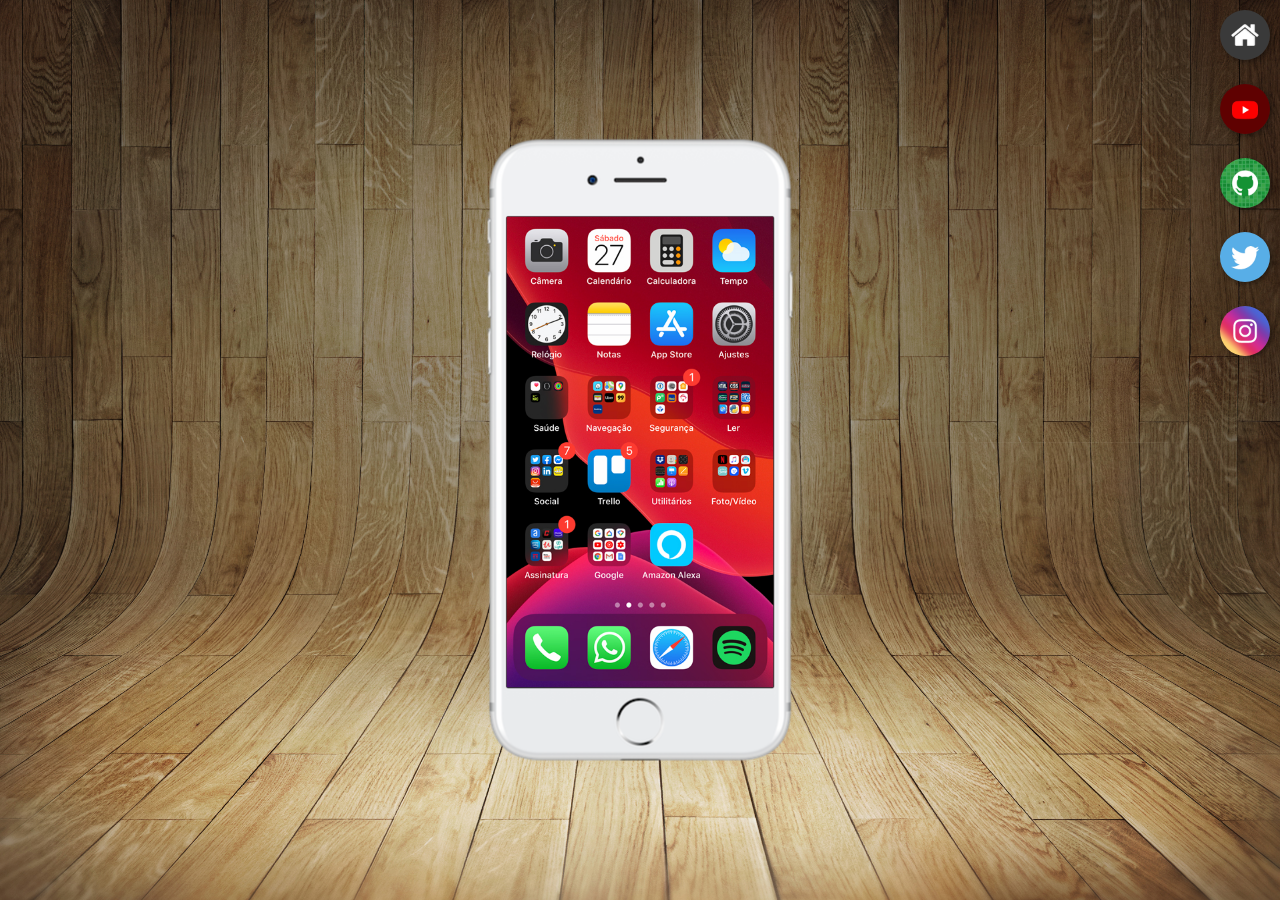
<file: index.html>
<!DOCTYPE html>
<html lang="pt-br">
<head>
    <meta charset="UTF-8">
    <meta name="viewport" content="width=device-width, initial-scale=1.0">
    <link rel="stylesheet" href="favicon.ico" type="image/x-icon">
    <link rel="stylesheet" href="estilos/style.css">
    <title>Projeto Redes Sociais</title>
    
</head>
<body>
    <main>
        <section id="telefone">
            <iframe src="Home.html" name="tela" id="tela" frameborder="0">
                Seu navegador não é compativel com isso.
            </iframe>
        </section>
        <section id="redes-sociais">
            <a href="Home.html" target="tela"> <img src="imagens/logo-home.jpg" alt="Home"></a><br>
            <a href="youtube.html" target="tela"> <img src="imagens/logo-youtube.jpg" alt="YouTube"></a><br>
            <a href="github.html" target="tela"> <img src="imagens/logo-github.jpg" alt="GitHub"></a><br>
            <a href="twitter.html" target="tela"> <img src="imagens/logo-twitter.jpg" target="Twitter"></a><br>
            <a href="instagram.html" target="tela"><img src="imagens/logo-instagram.jpg" target="Instagram"></a>
            


        </section>
    </main>
</body>
</html>
</file>
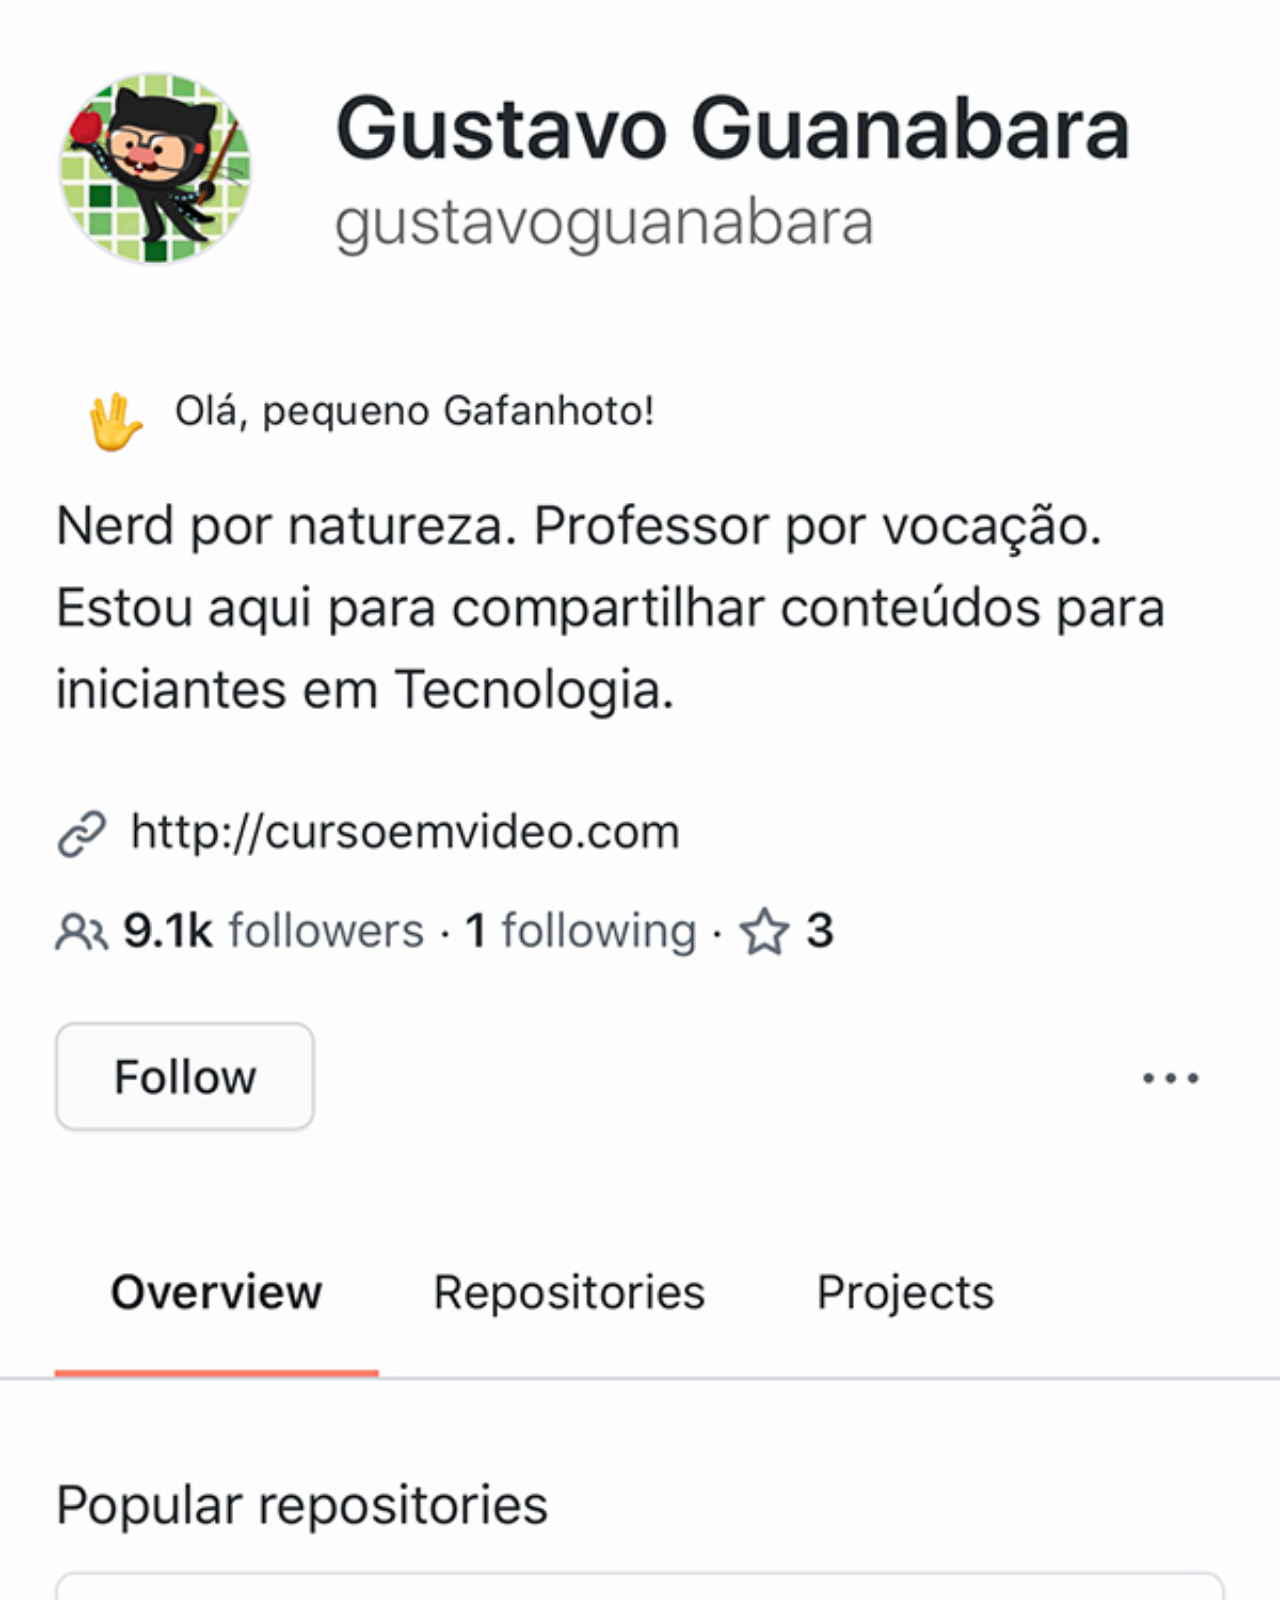
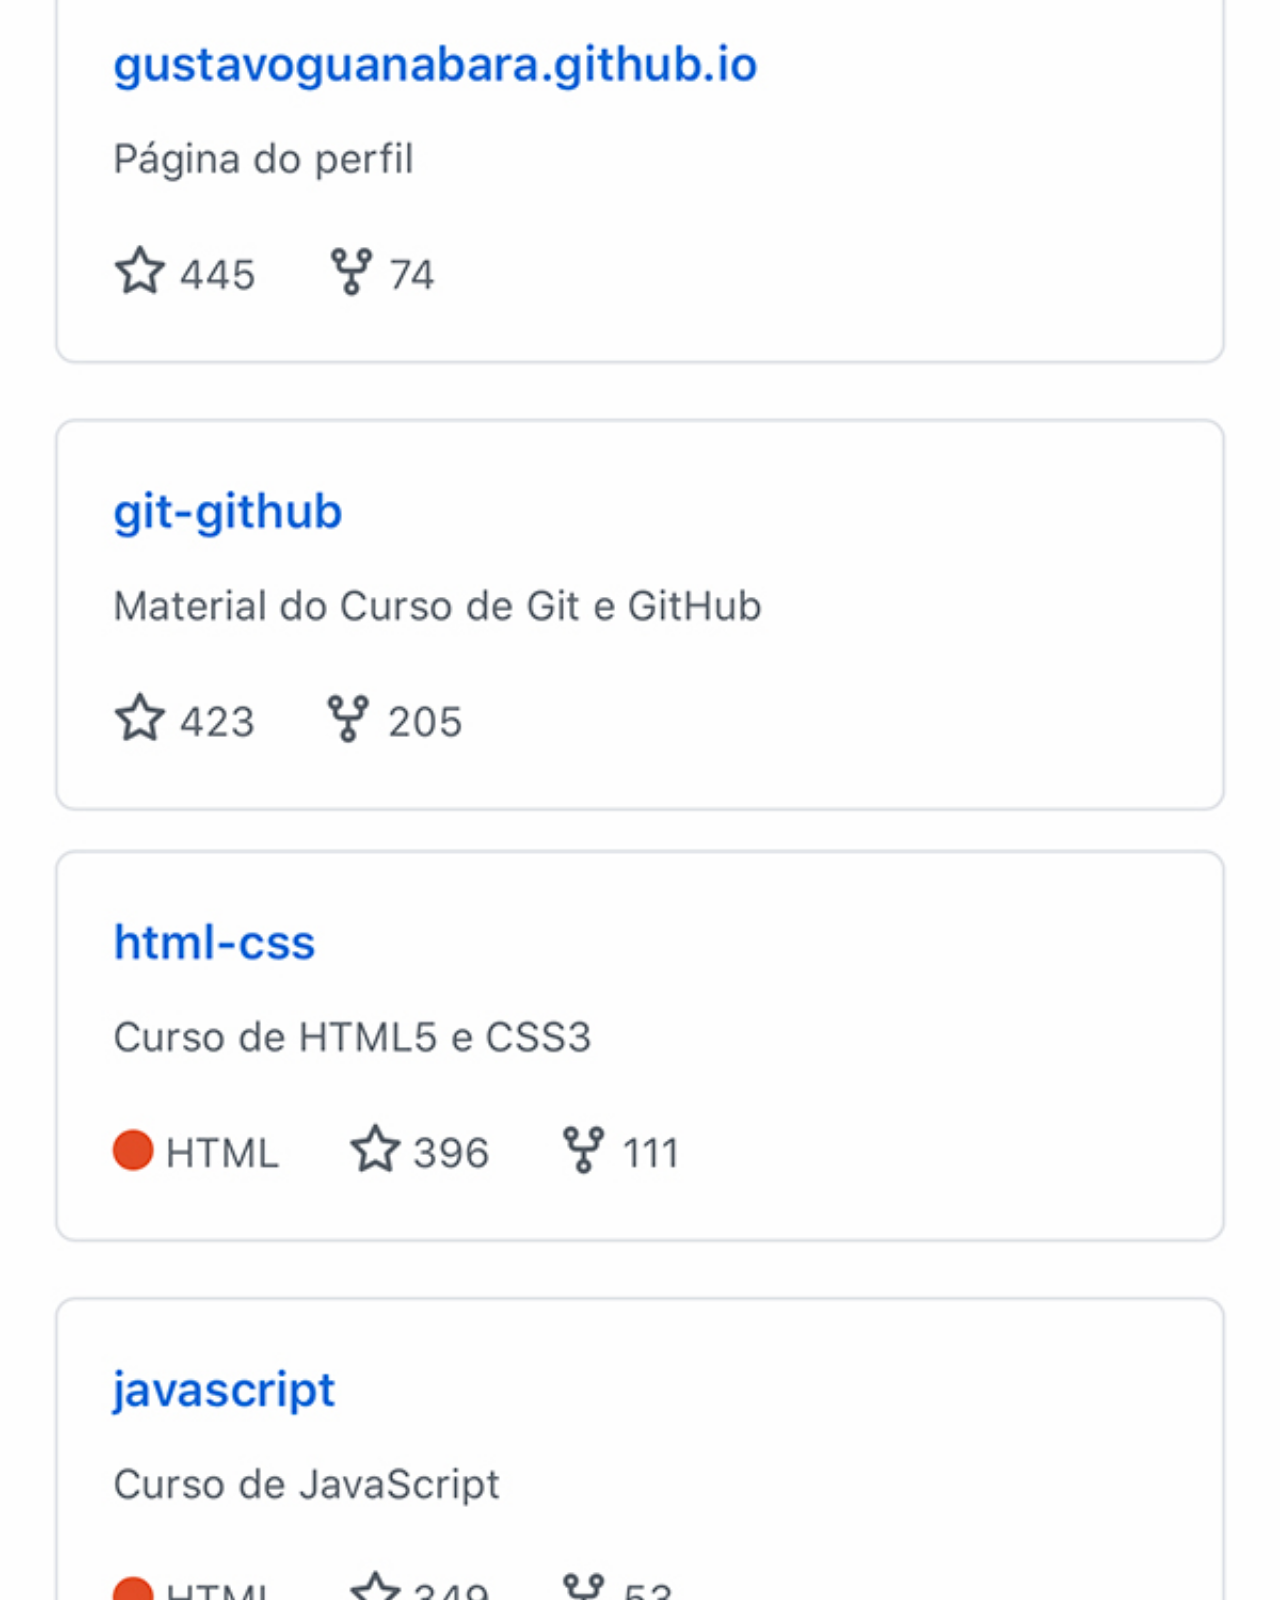
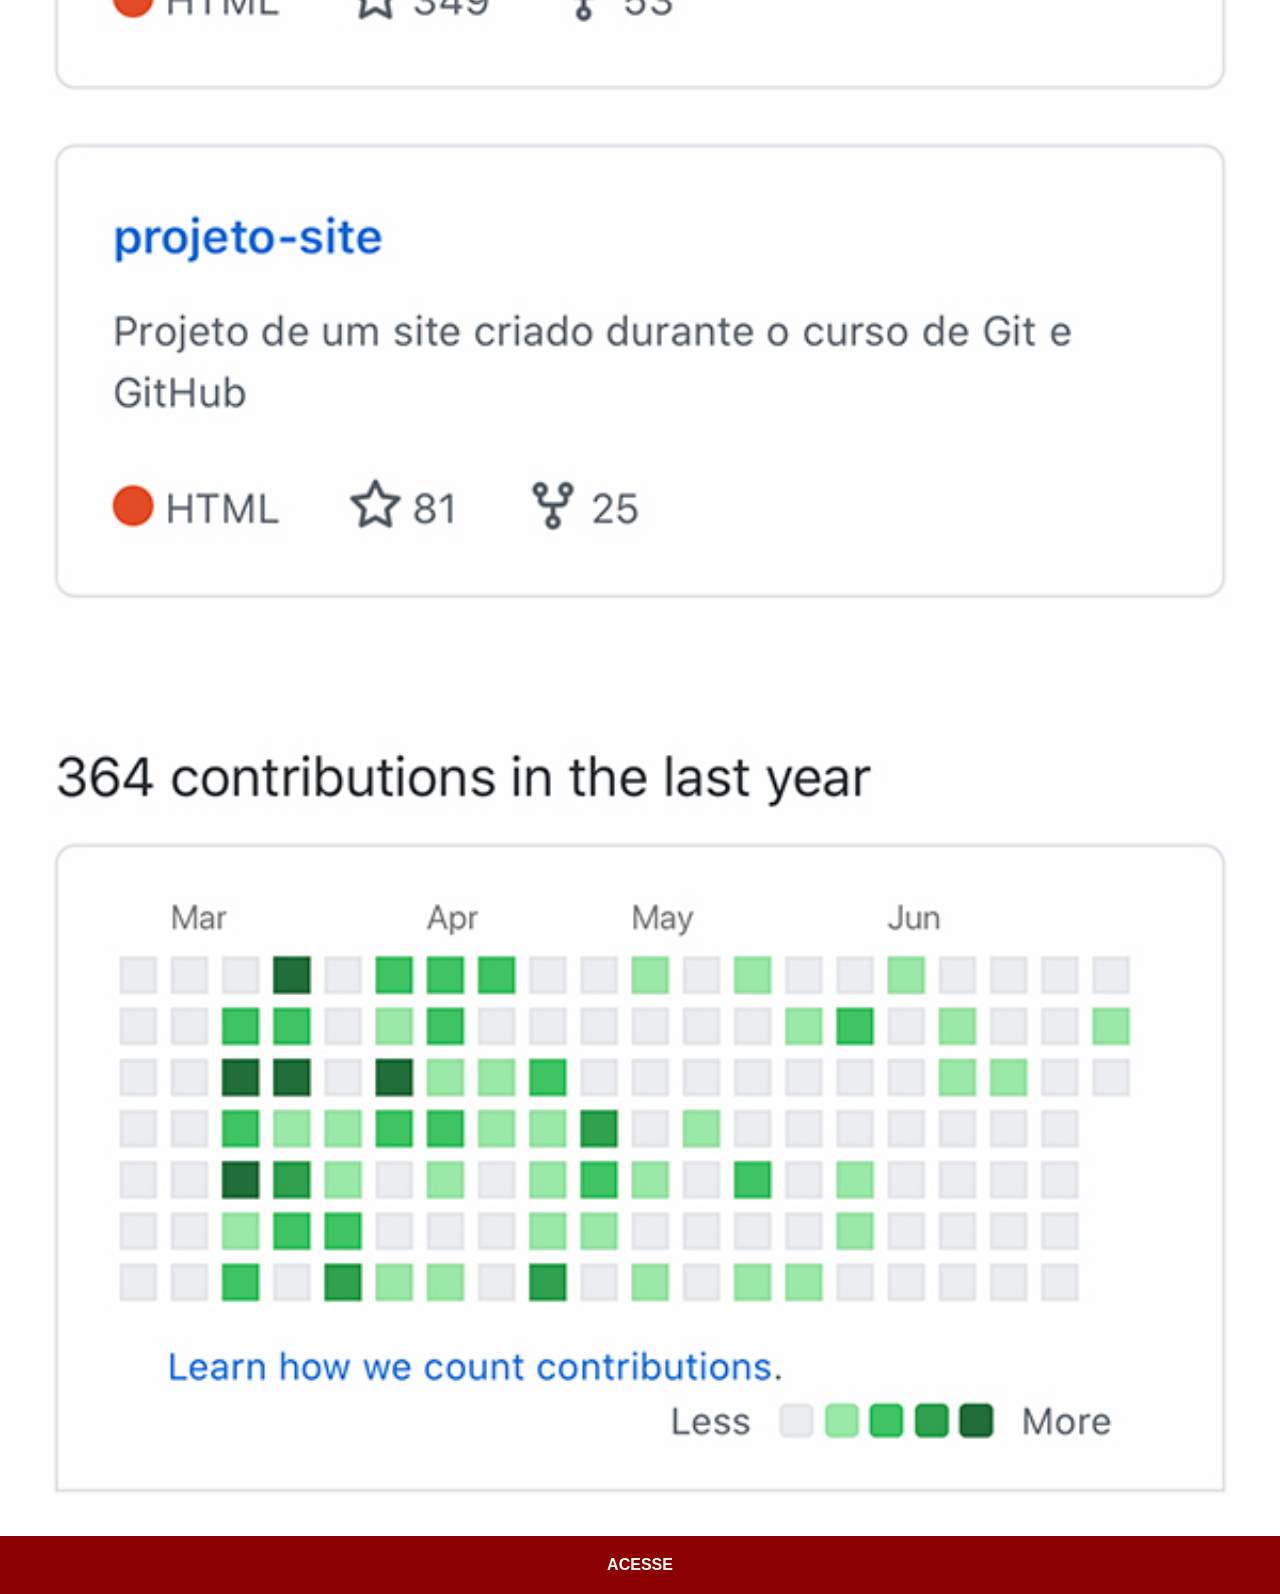
<file: github.html>
<!DOCTYPE html>
<html lang="pt-br">
<head>
    <meta charset="UTF-8">
    <meta name="viewport" content="width=device-width, initial-scale=1.0">
    <title>GitHub</title>
    <link rel="stylesheet" href="estilos/social.css">
</head>
<body>
    <img src="imagens/tela-github.jpg" alt="GitHub">
    <a href="https://github.com/marvaozinha" target="_blank">ACESSE</a>
</body>
</html>
</file>
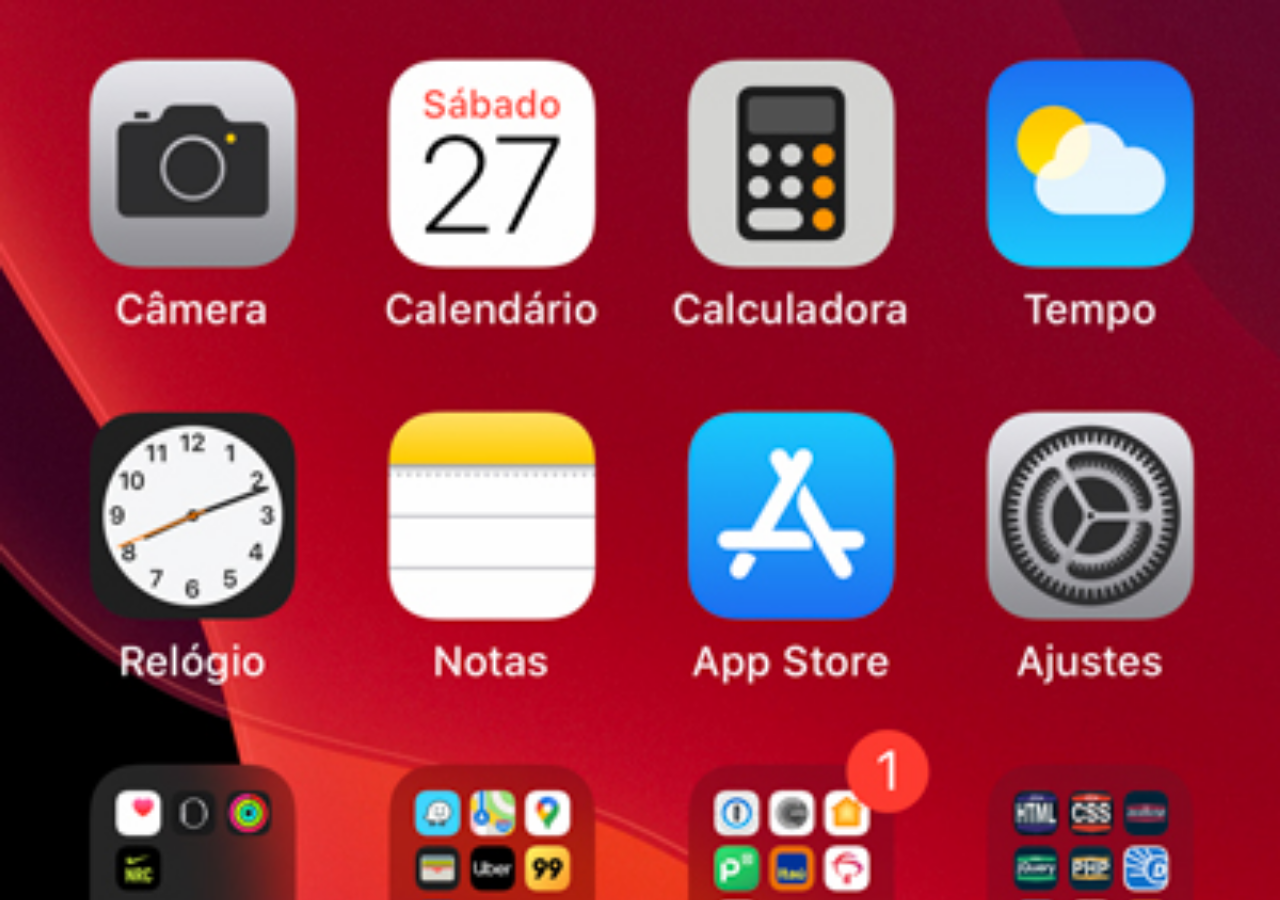
<file: Home.html>
<!DOCTYPE html>
<html lang="pt-br">
<head>
    <meta charset="UTF-8">
    <meta name="viewport" content="width=device-width, initial-scale=1.0">
    <title>Home</title>
</head>
<style>
    * {
        margin: 0px;
        padding: 0px;
    }

    body {
        width: 100vw;
        height: 100vh;
        background: black url('imagens/tela-home.jpg') no-repeat top center;
        background-size: cover;
    }
</style>
<body>
    
</body>
</html>
</file>
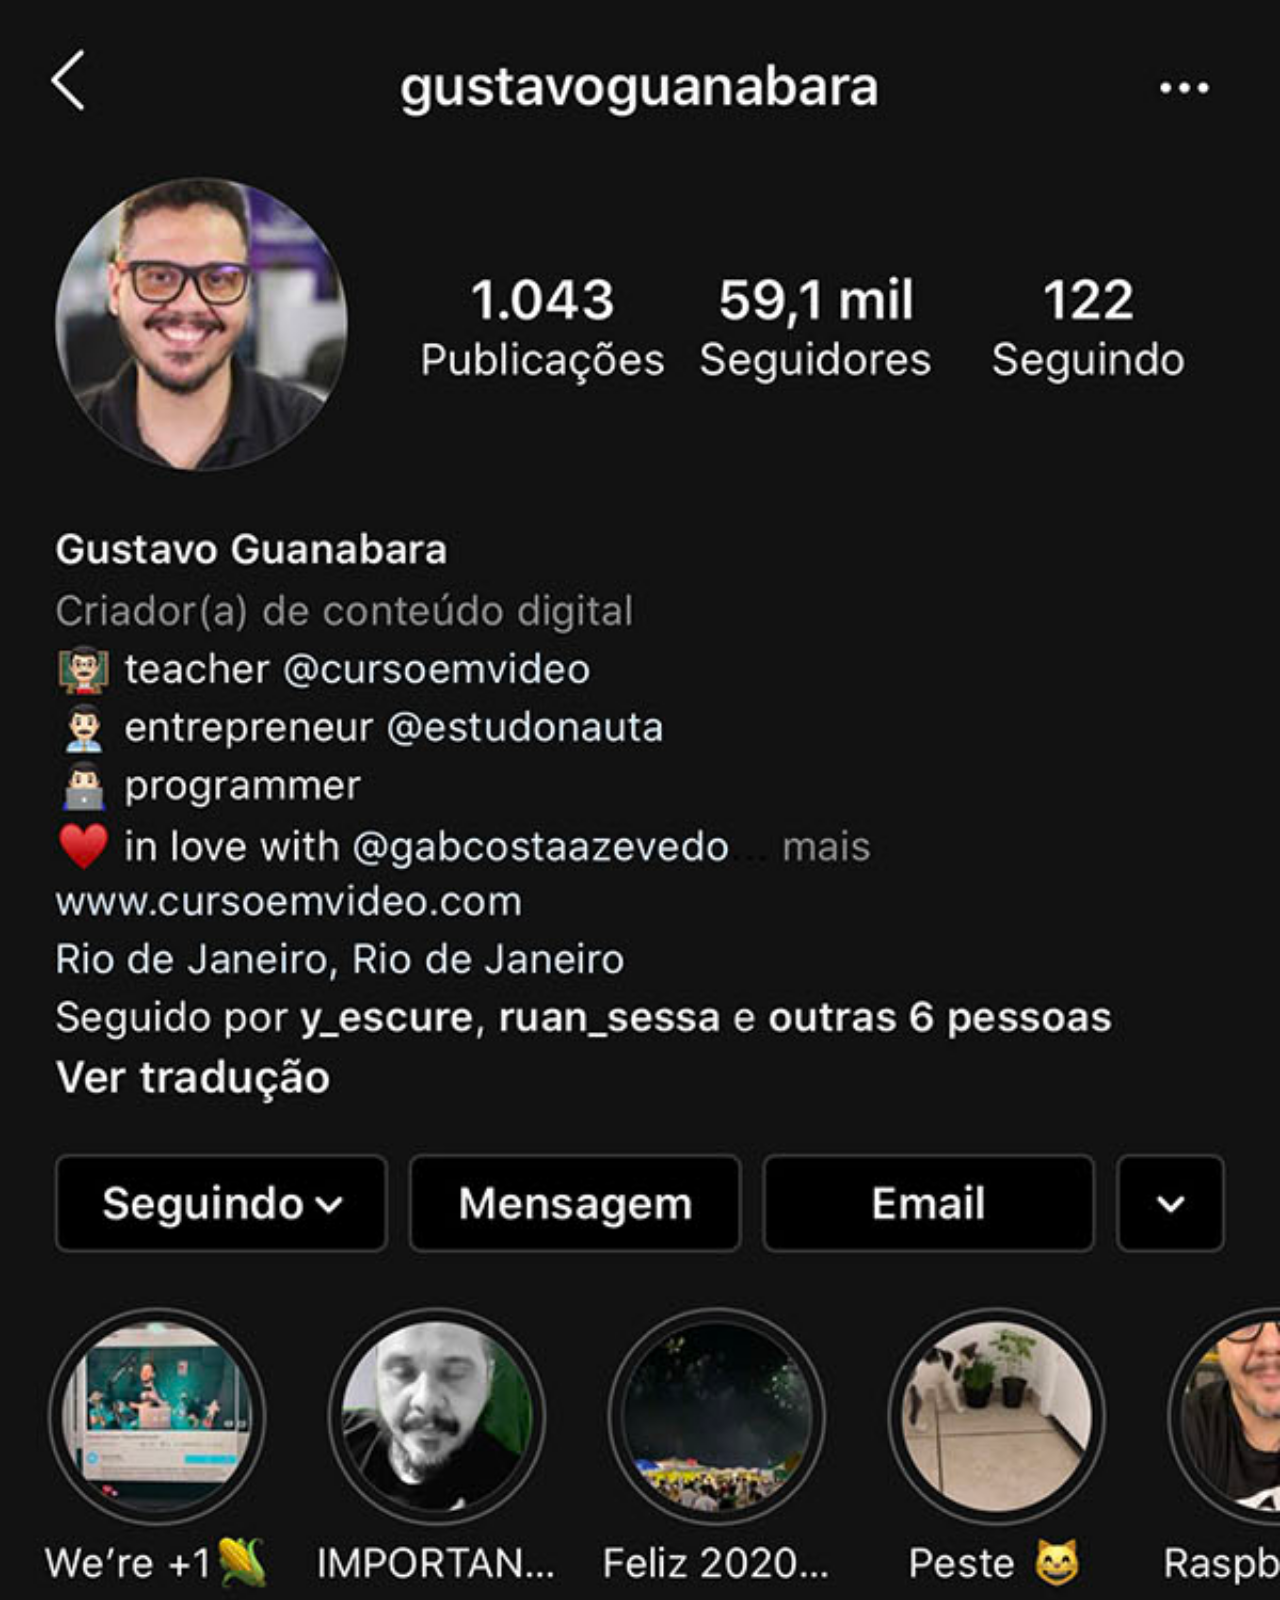
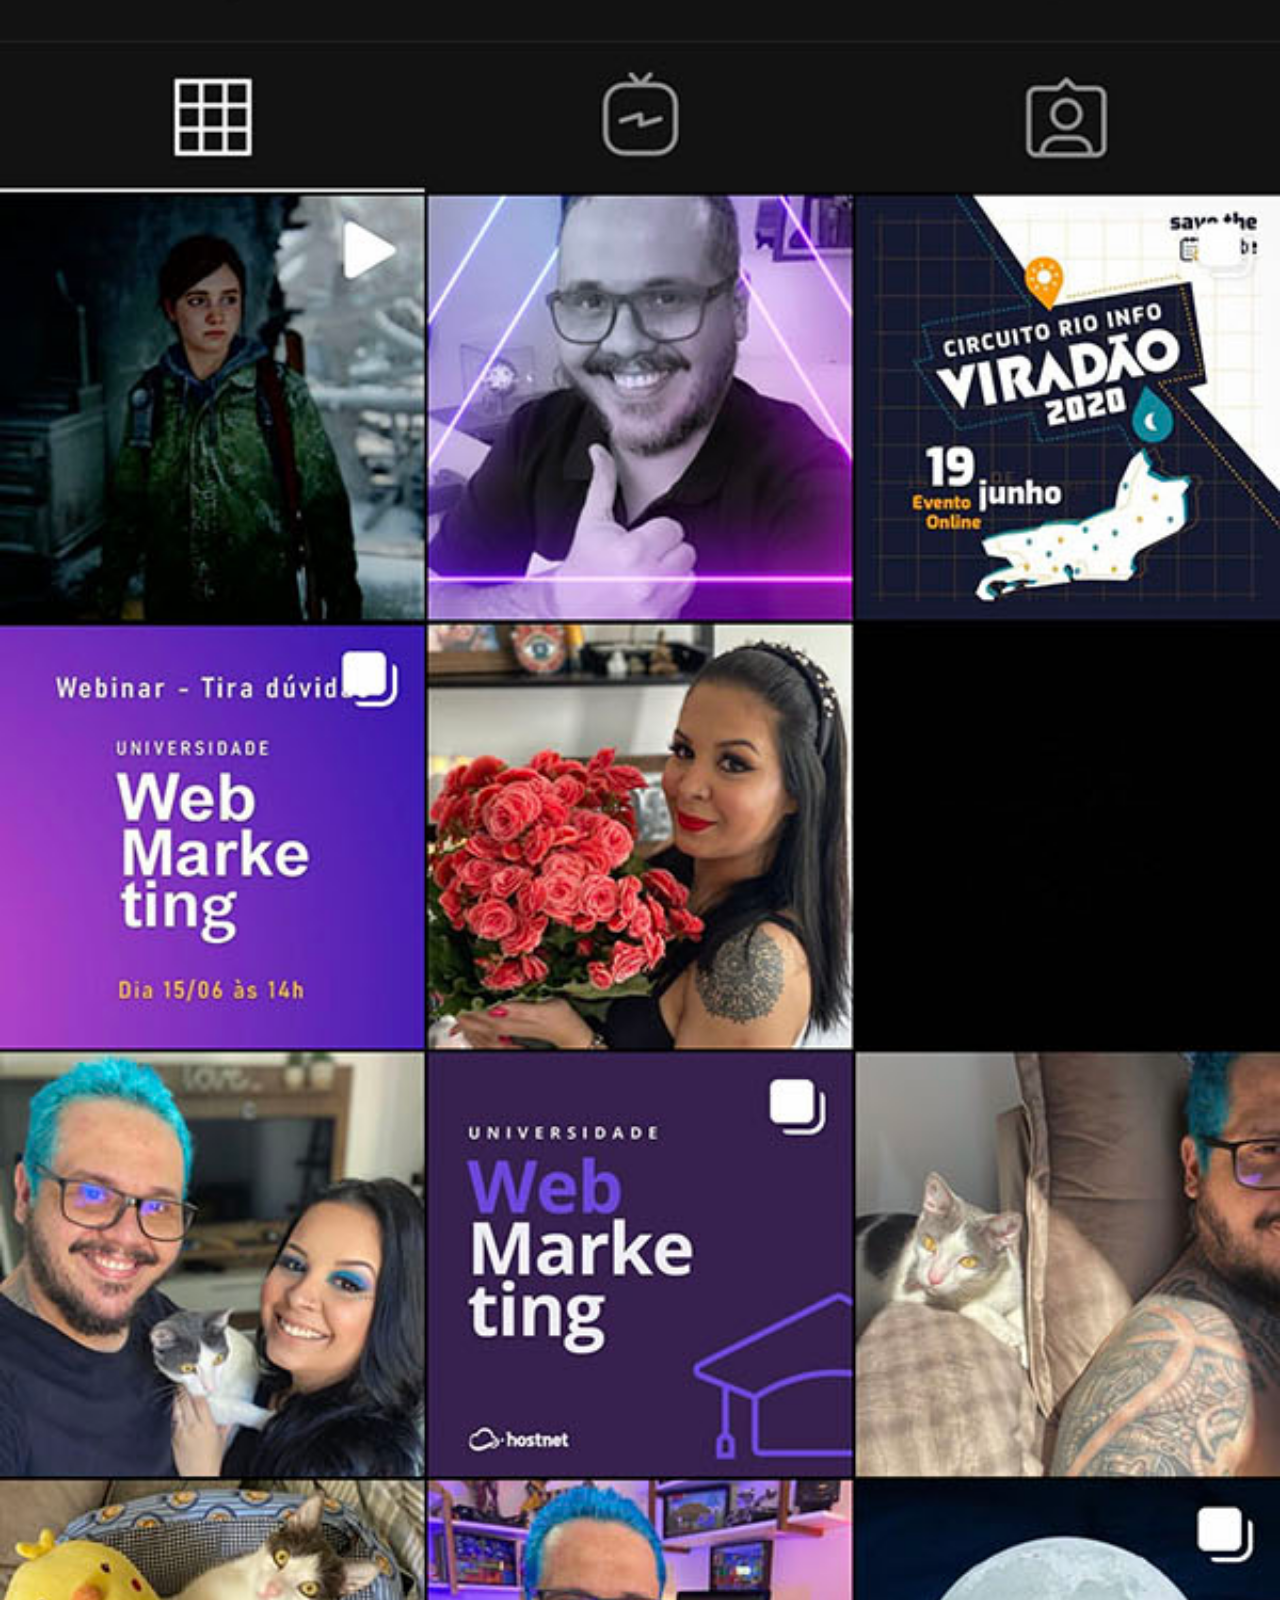
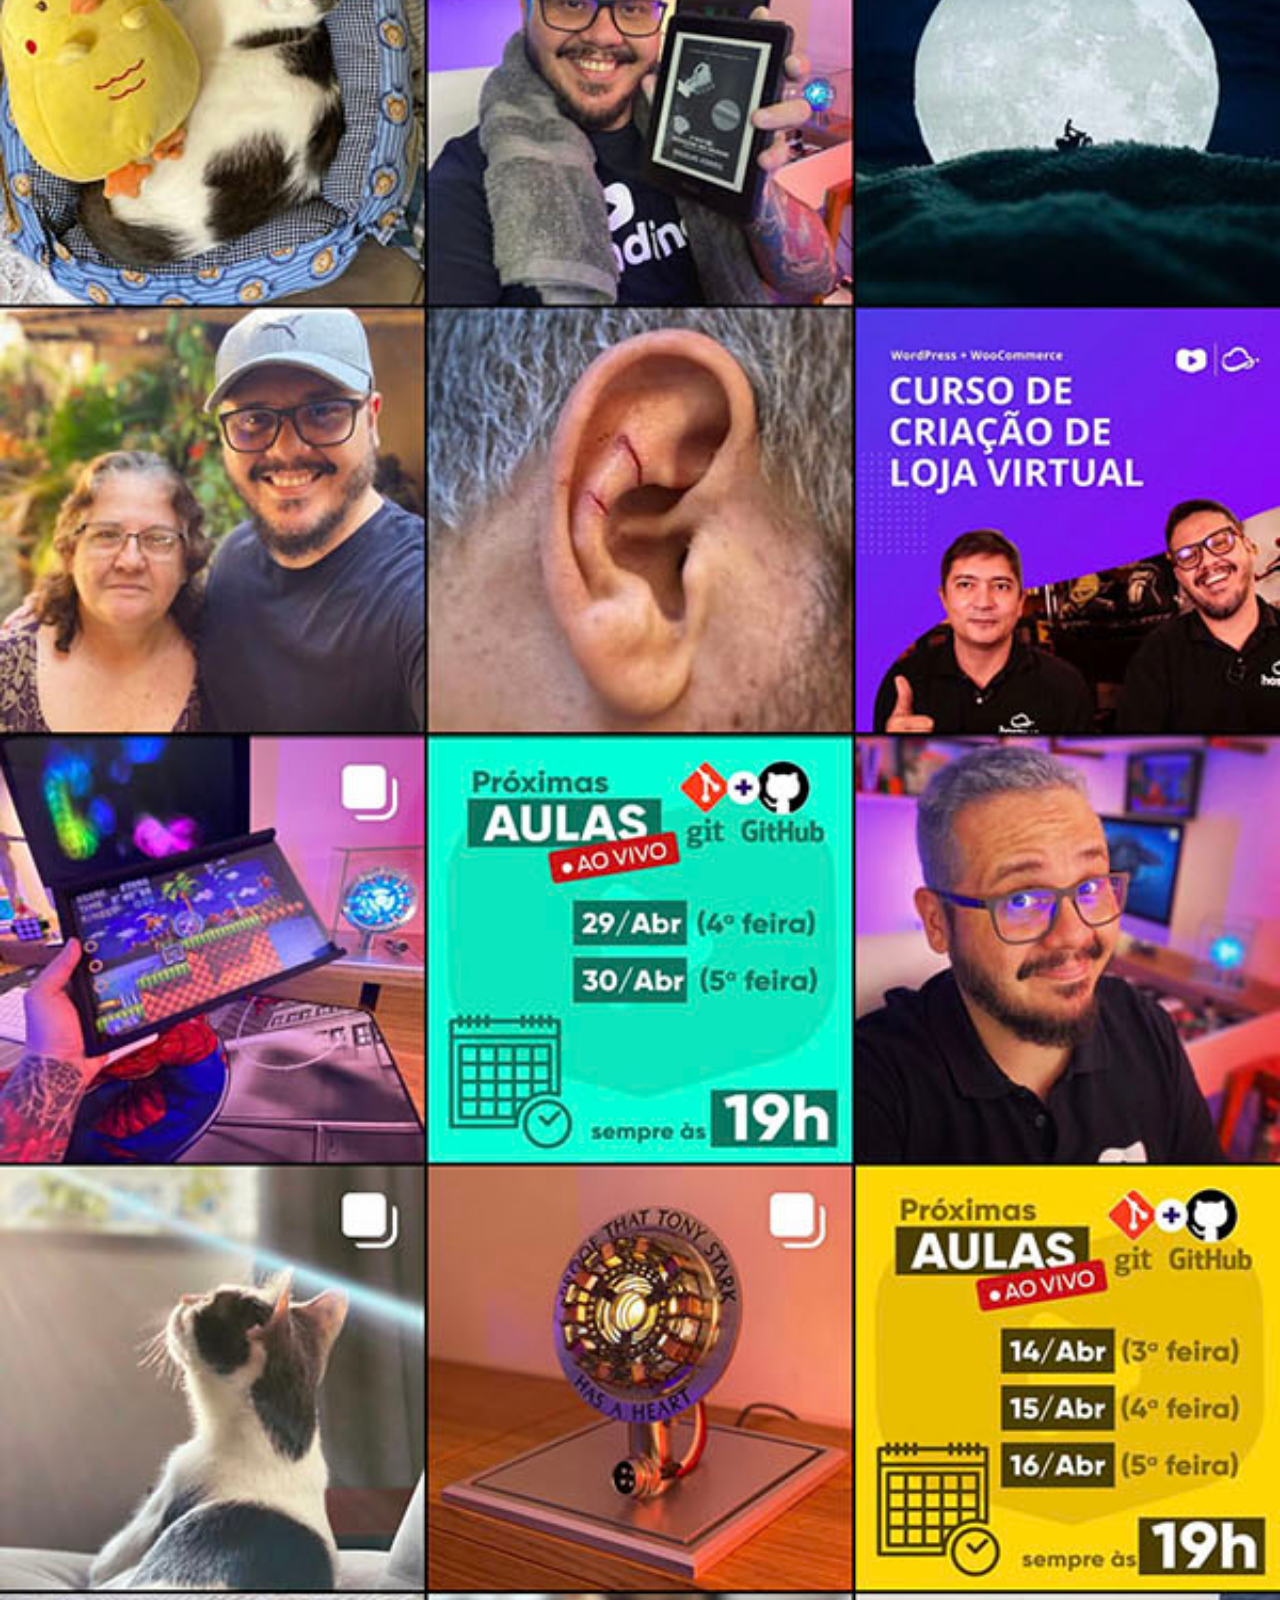
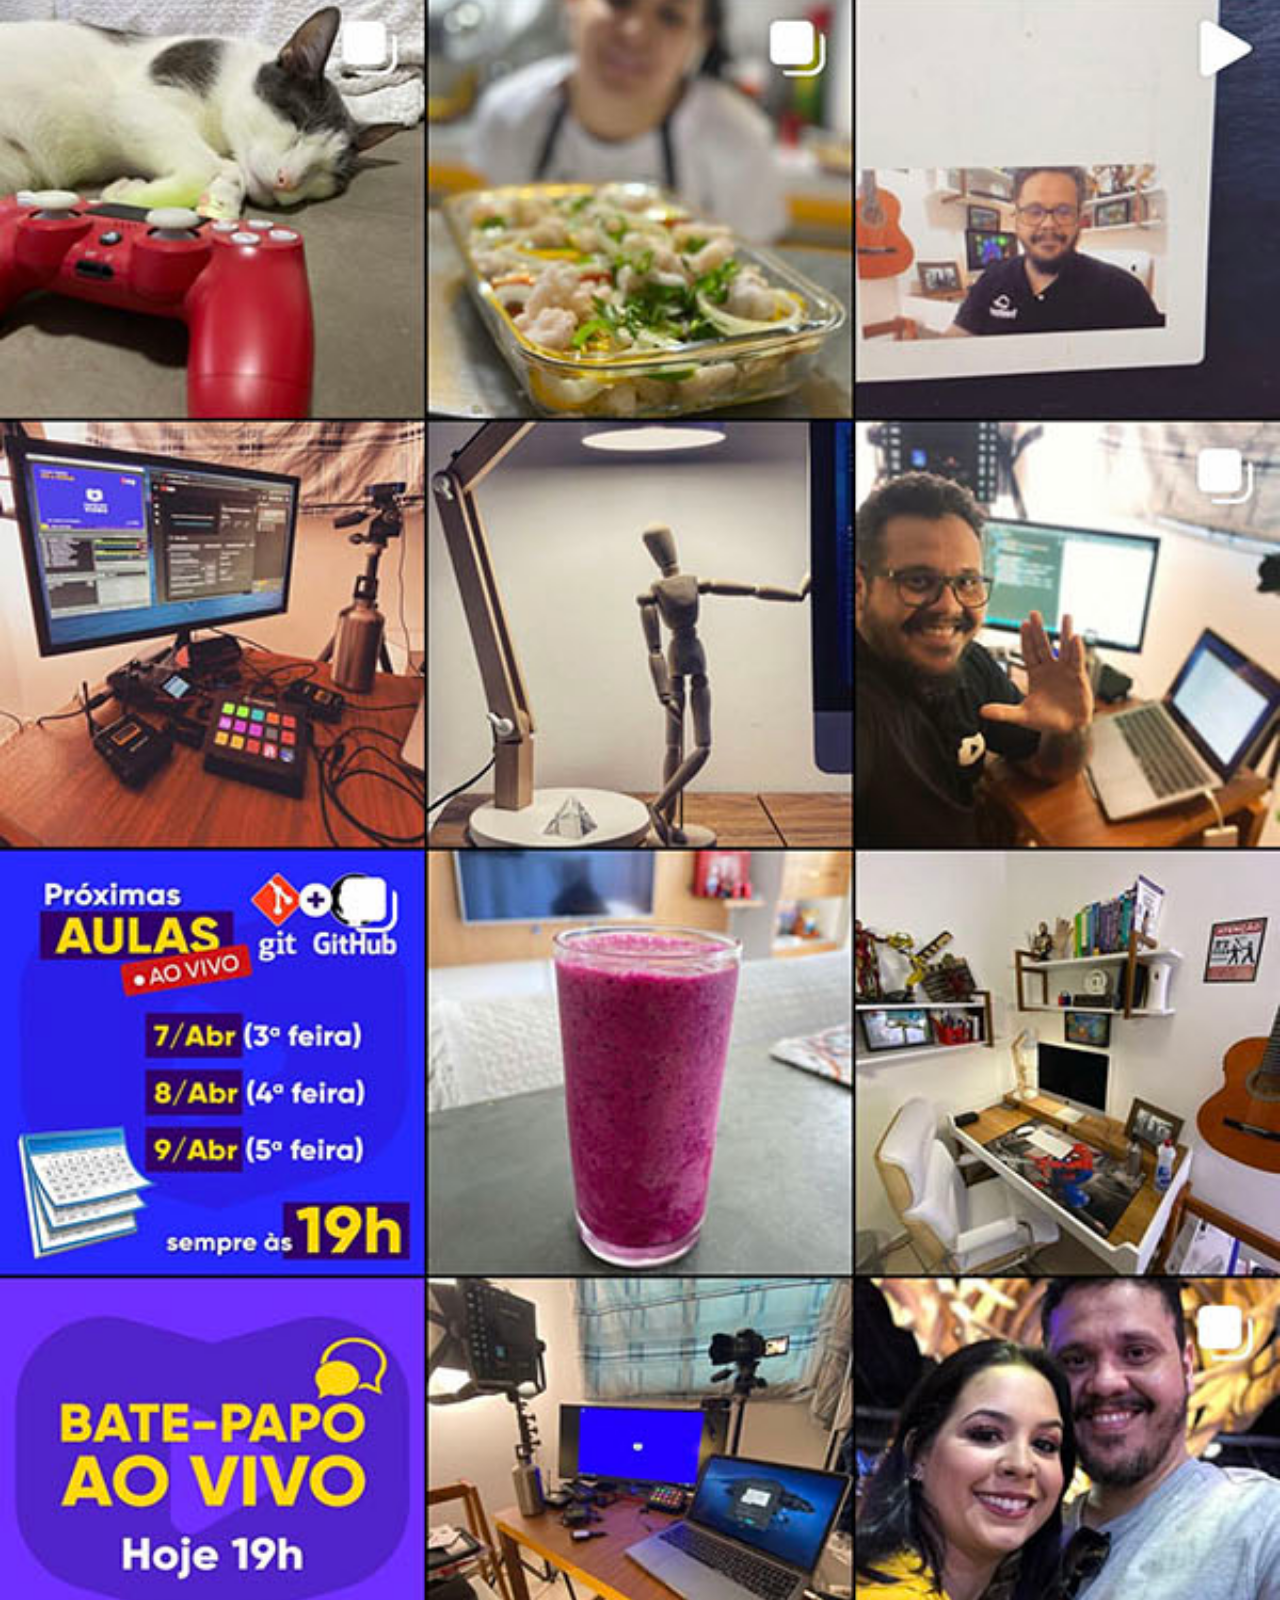
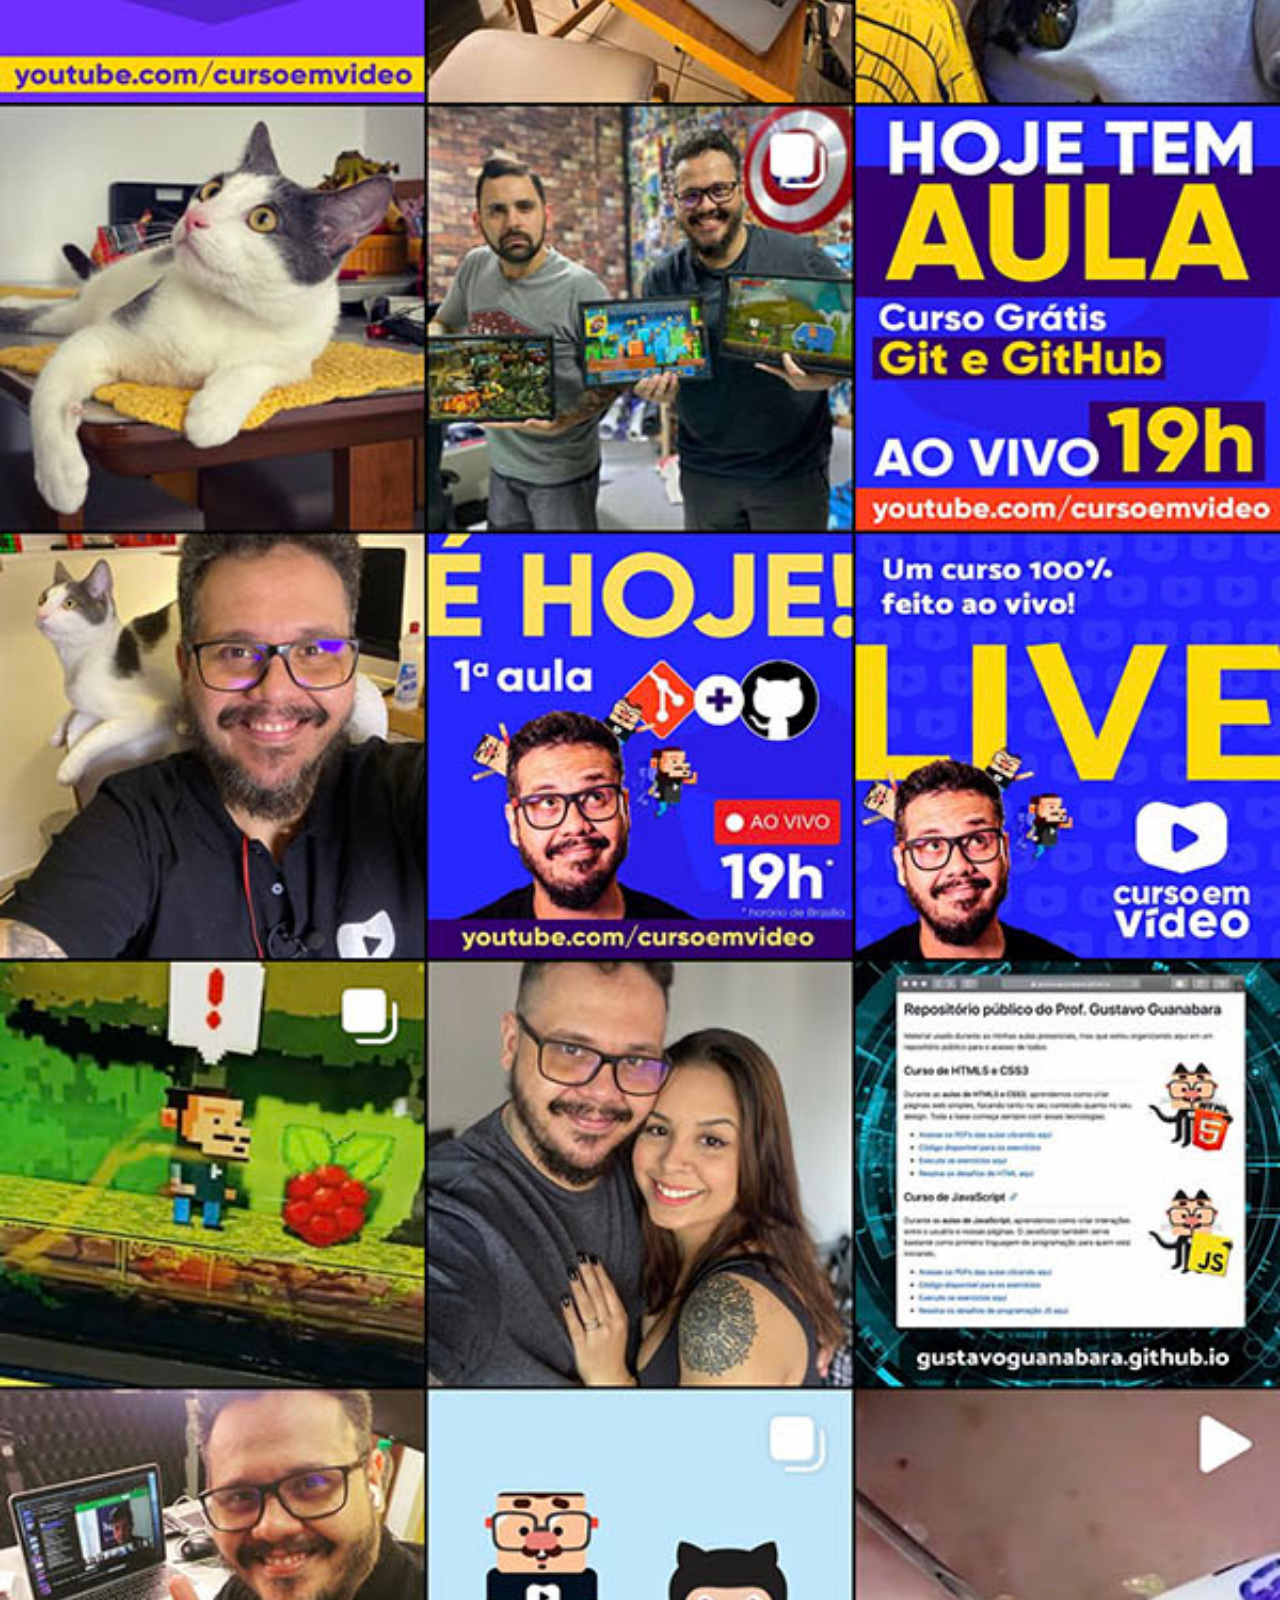
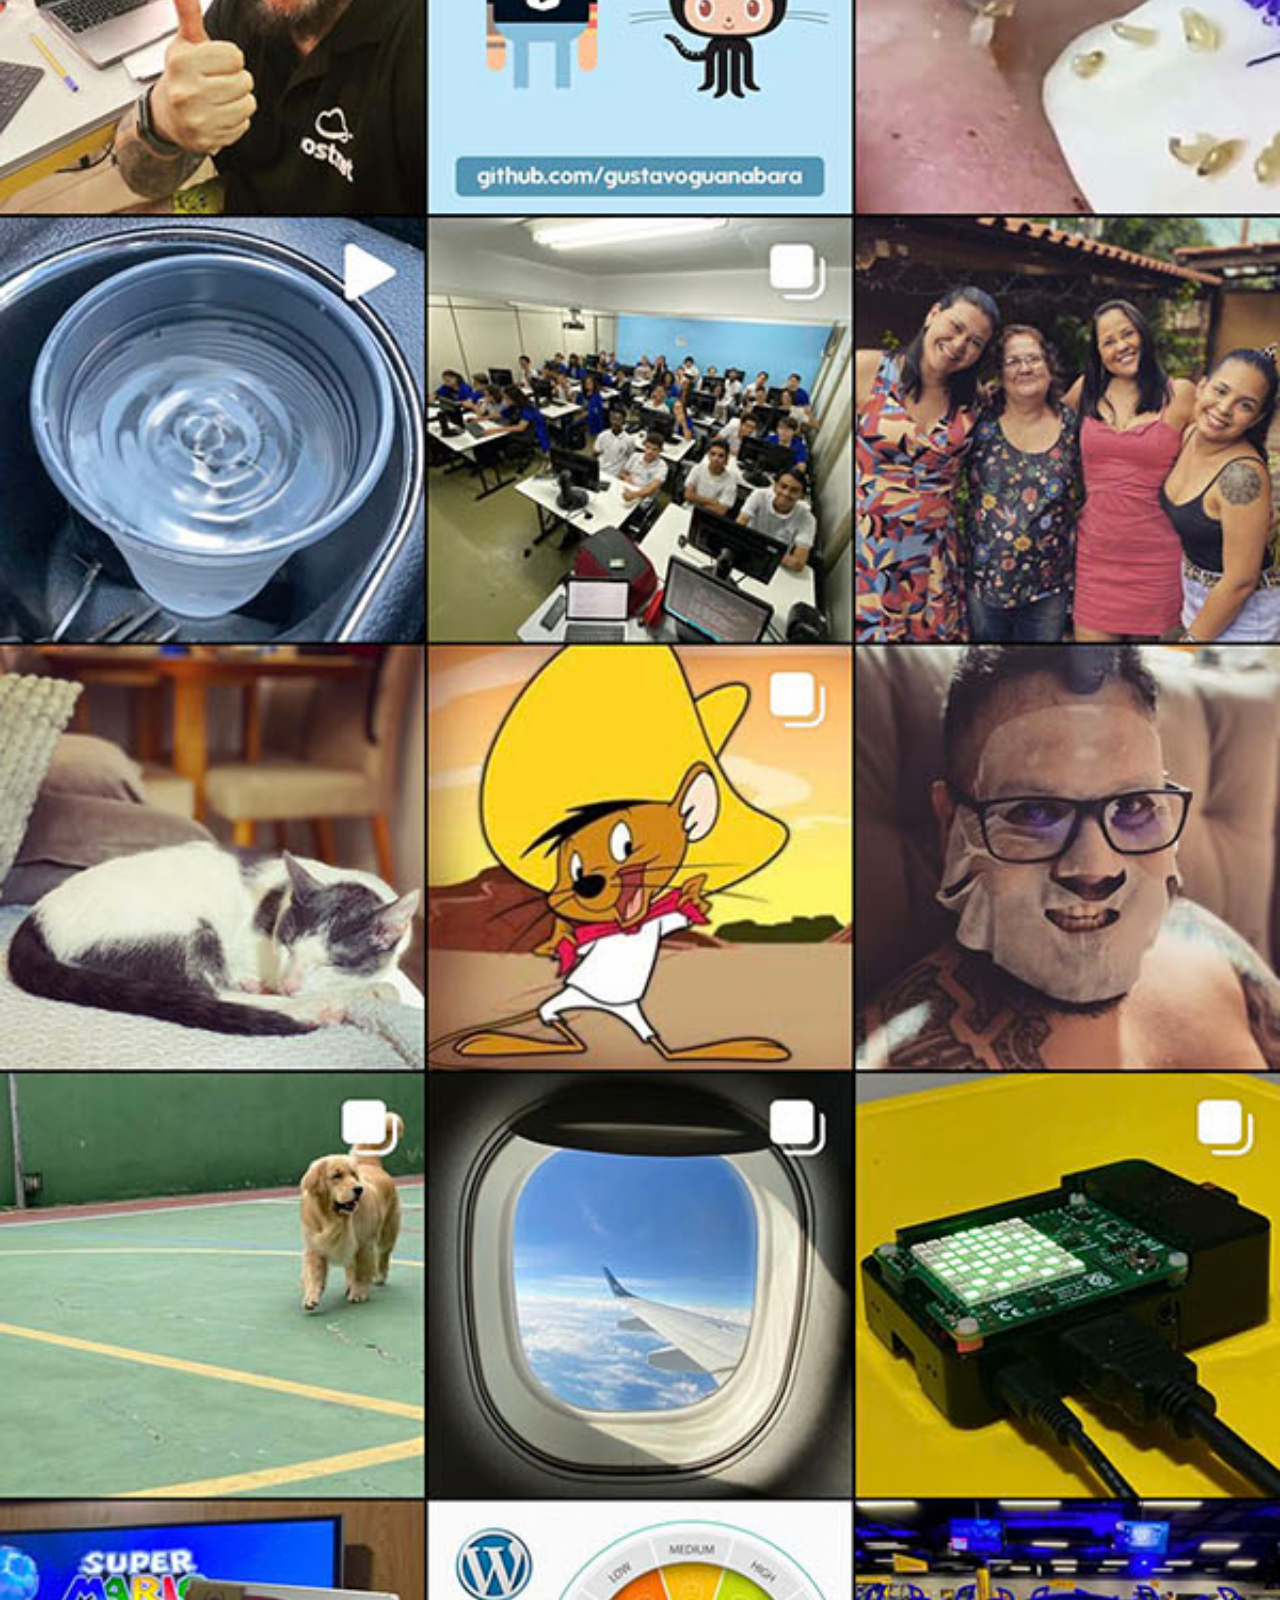
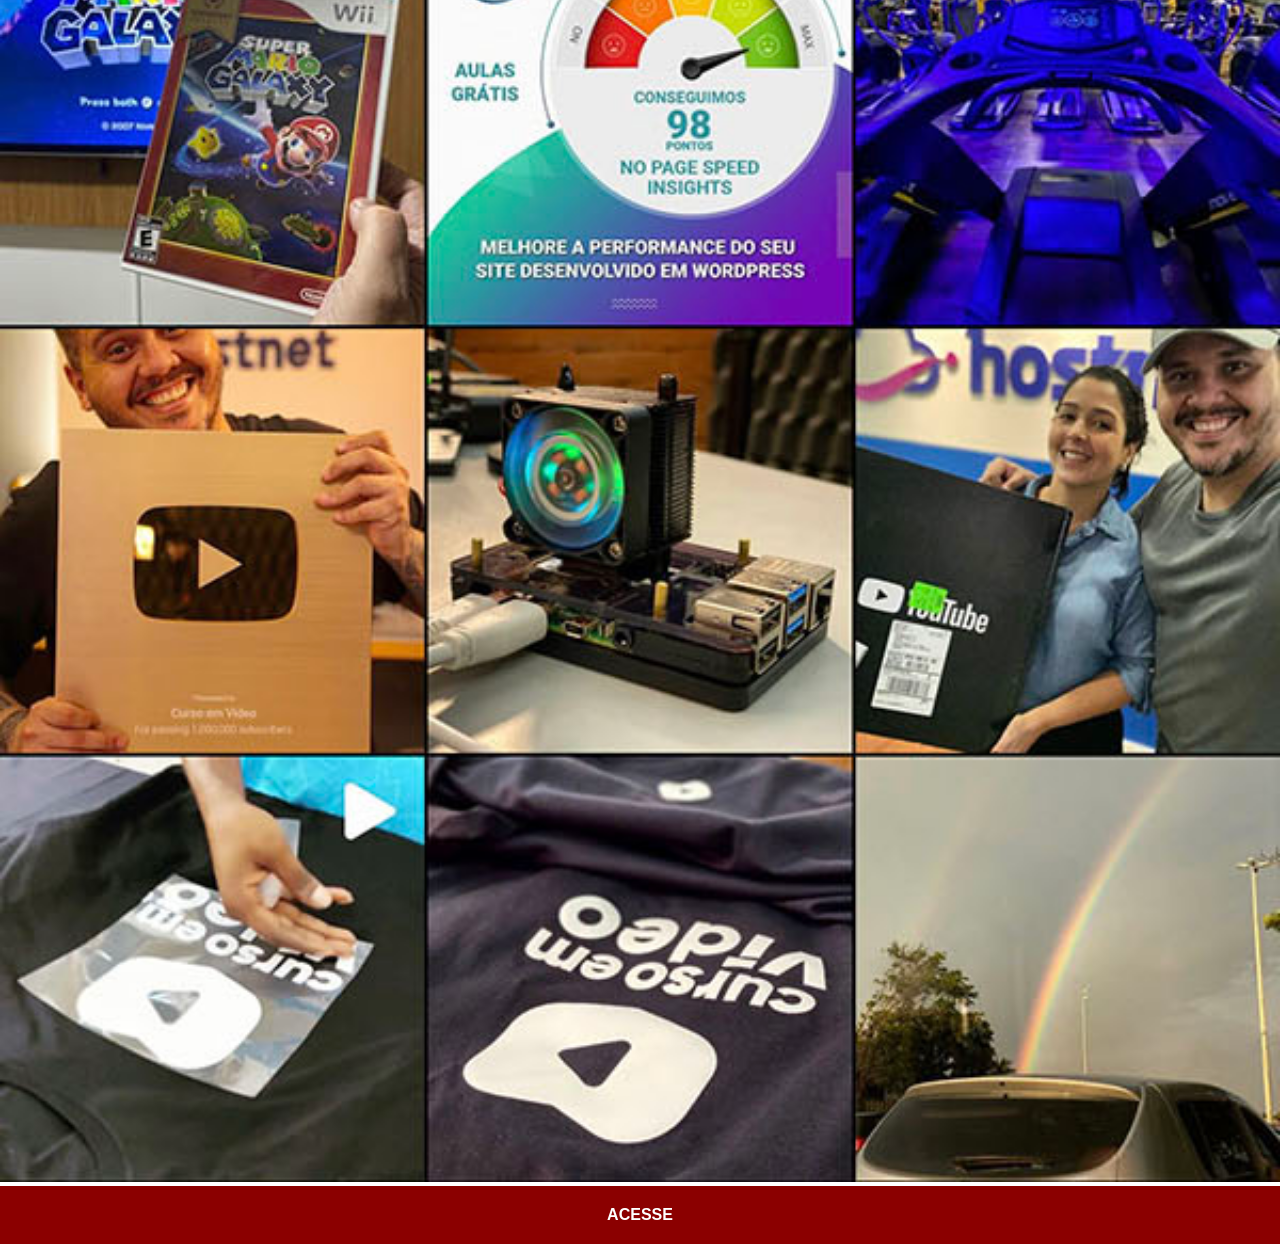
<file: instagram.html>
<!DOCTYPE html>
<html lang="pt-br">
<head>
    <meta charset="UTF-8">
    <meta name="viewport" content="width=device-width, initial-scale=1.0">
    <title>Instagram</title>
    <link rel="stylesheet" href="estilos/social.css">
</head>
<body>
    <img src="imagens/tela-instagram.jpg" alt="Instagram">
    <a href="https://www.instagram.com/paulamarvao/" target="_blank">ACESSE</a>
</body>
</html>
</file>
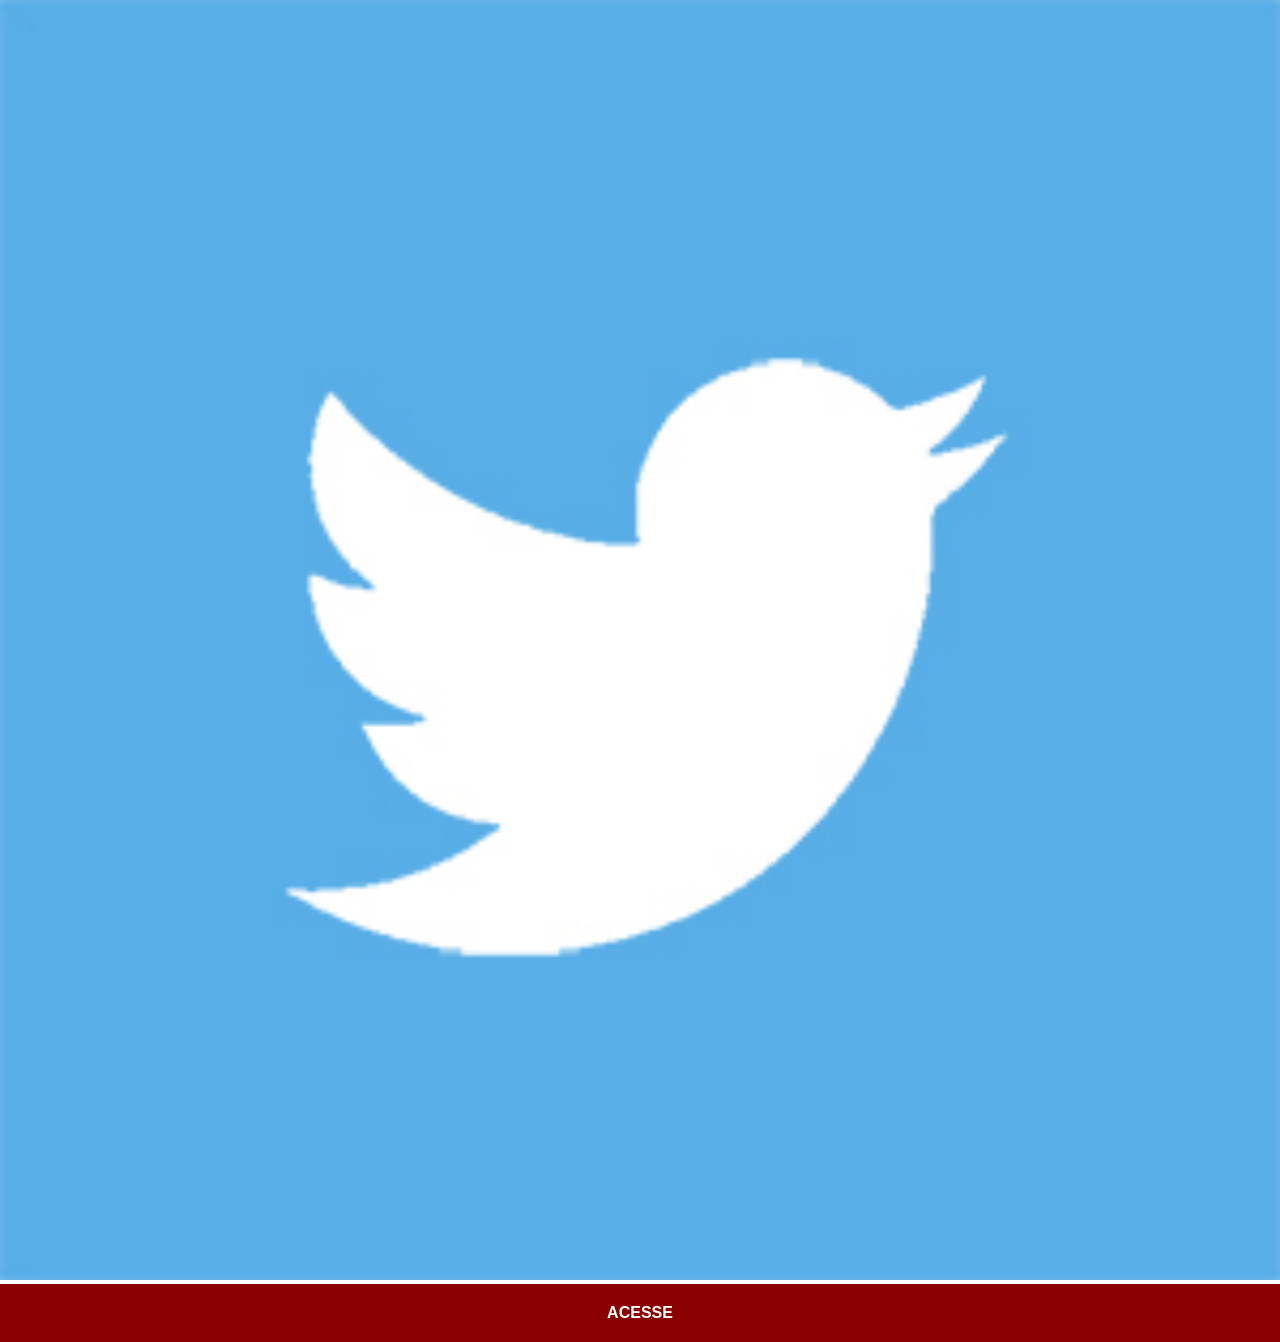
<file: twitter.html>
<!DOCTYPE html>
<html lang="pt-br">
<head>
    <meta charset="UTF-8">
    <meta name="viewport" content="width=device-width, initial-scale=1.0">
    <title>Twitter</title>
    <link rel="stylesheet" href="estilos/social.css">
</head>
<body>
    <img src="imagens/logo-twitter.jpg" alt="Twitter">
    <a href="https://x.com/Anamarvao" target="_blank">ACESSE</a>
</body>
</html>
</file>
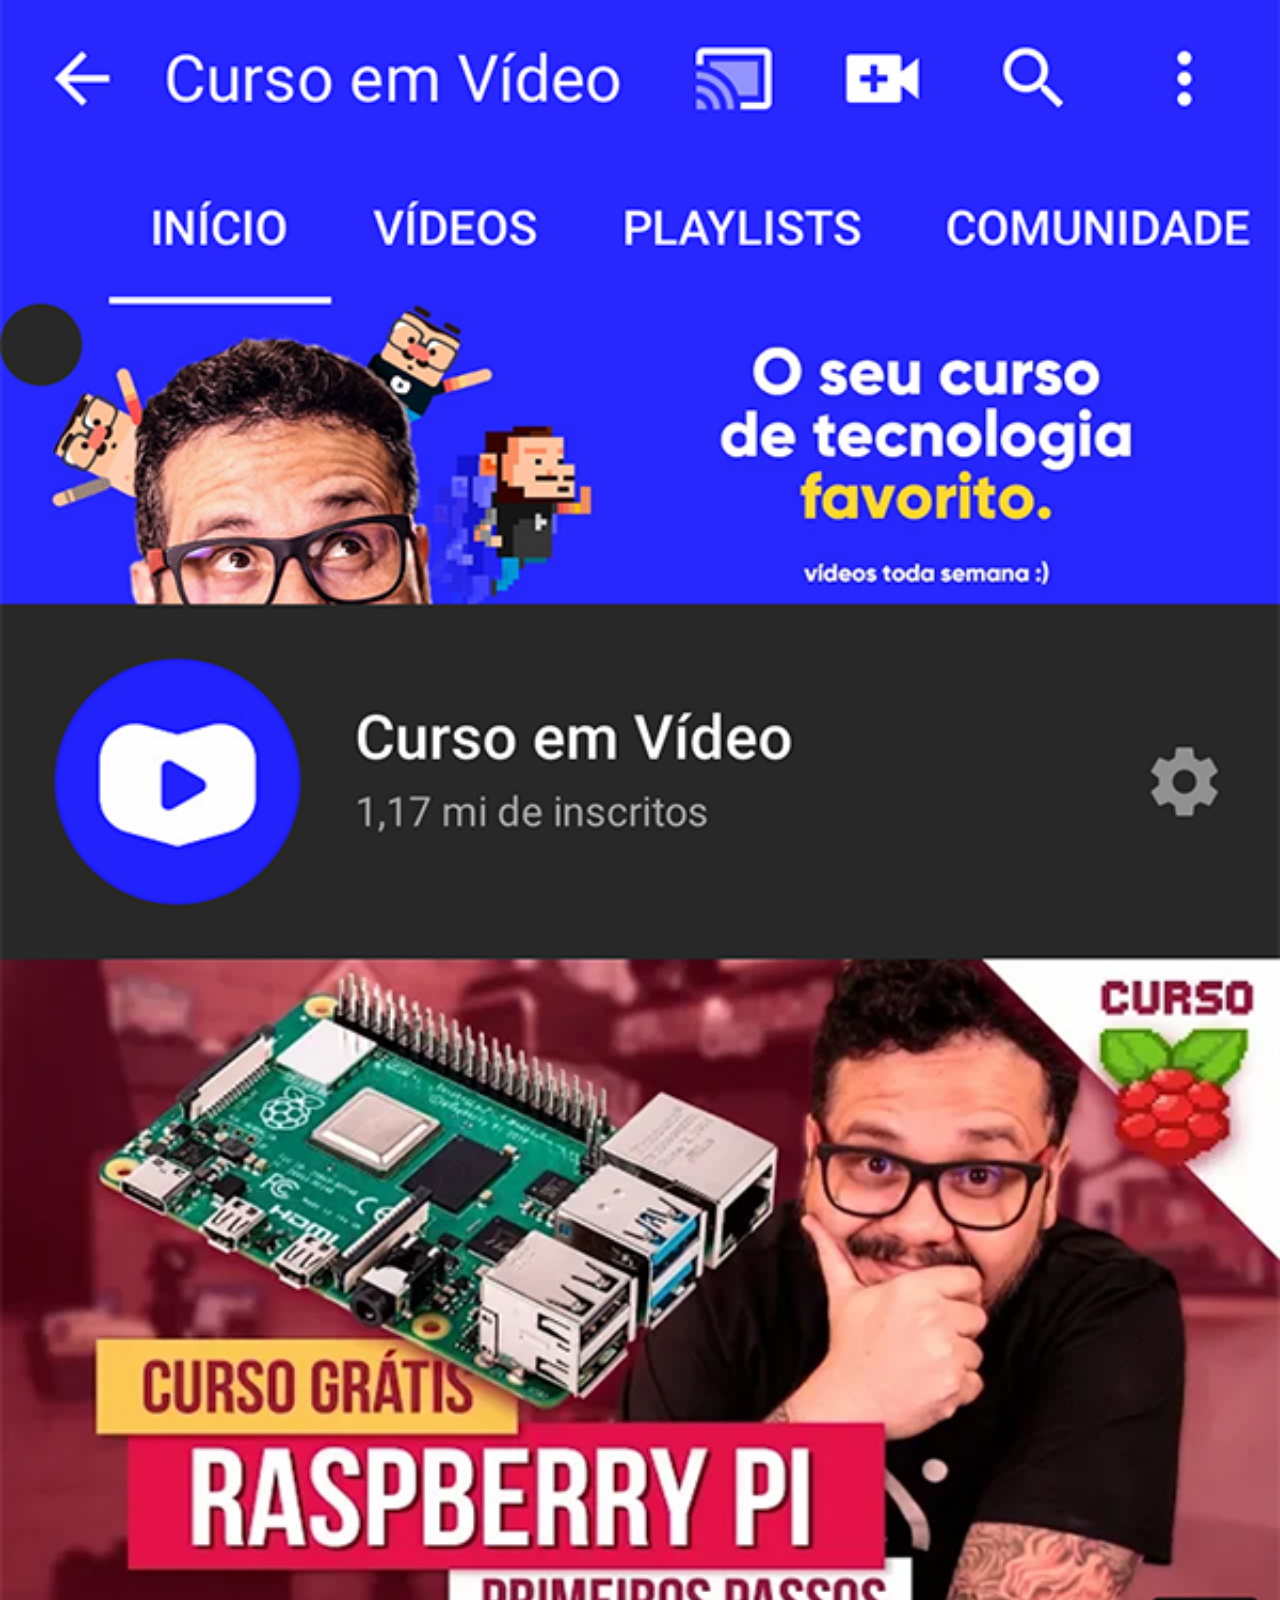
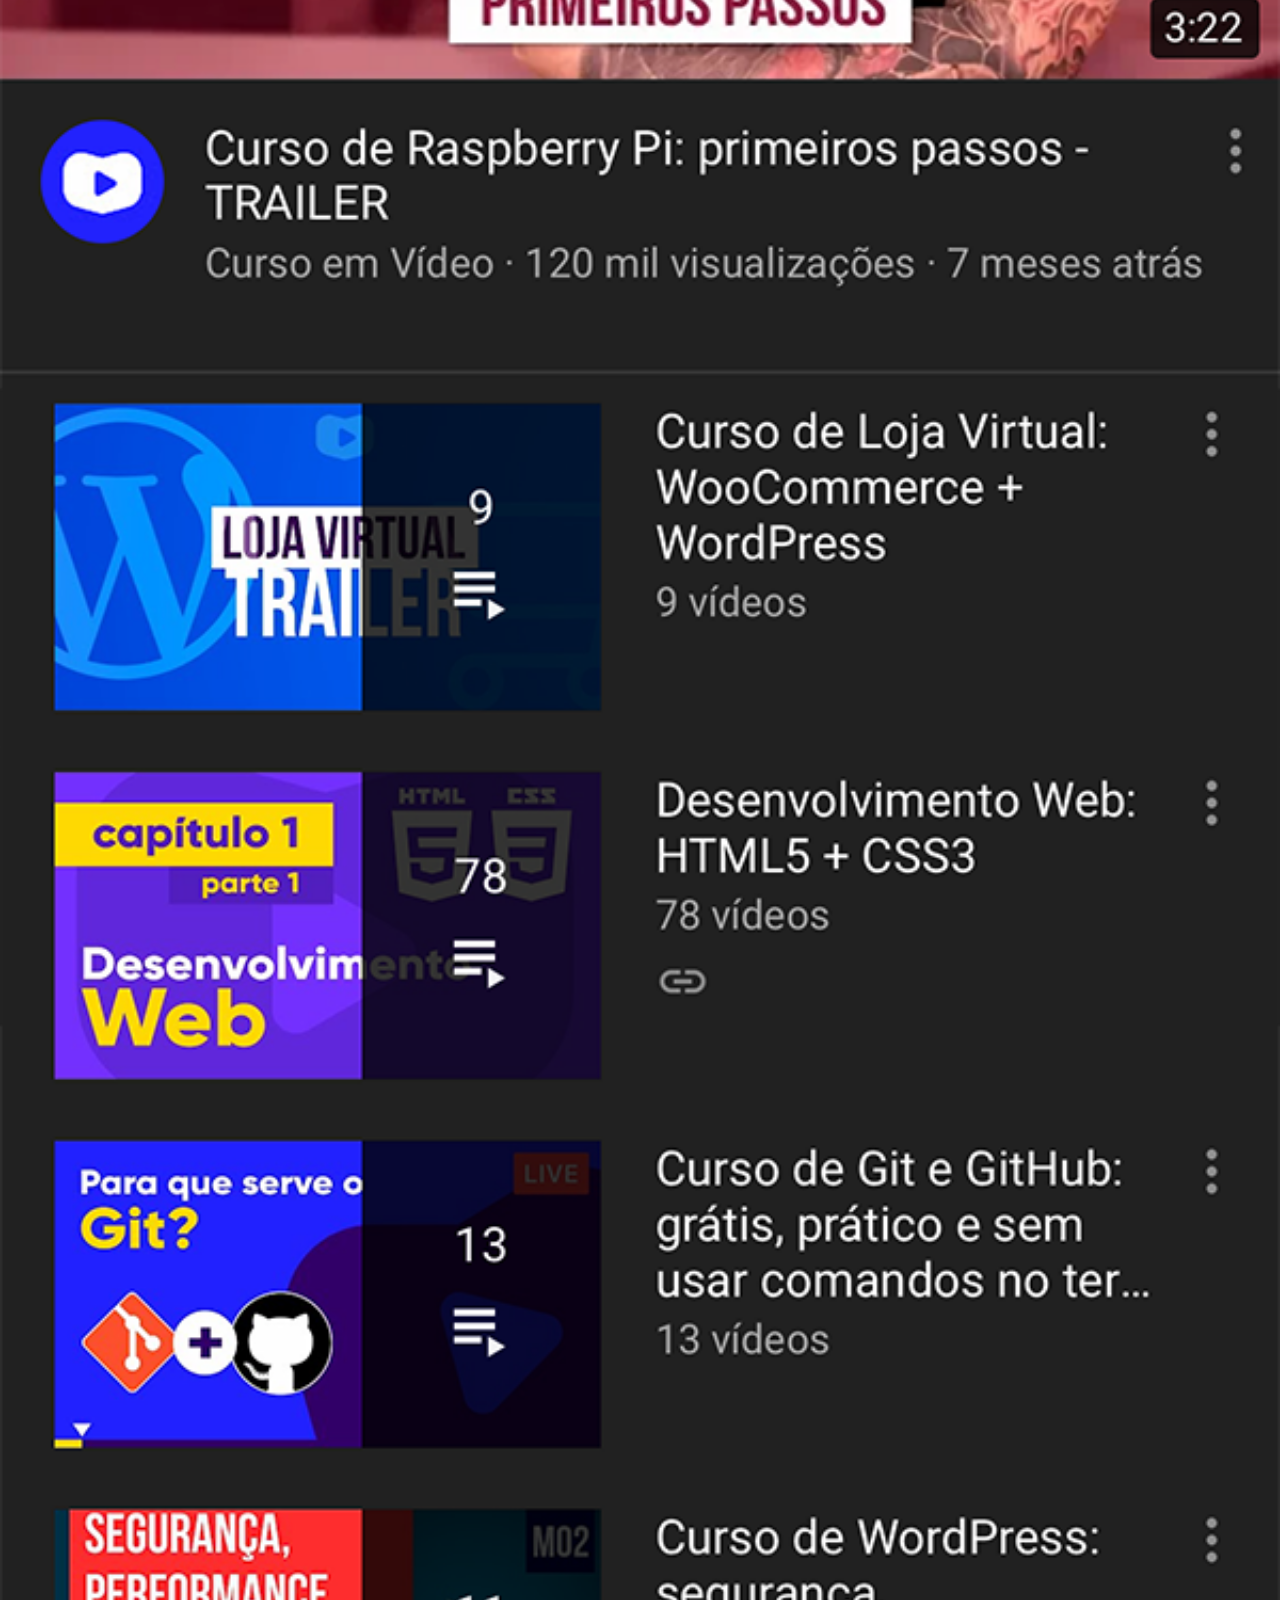
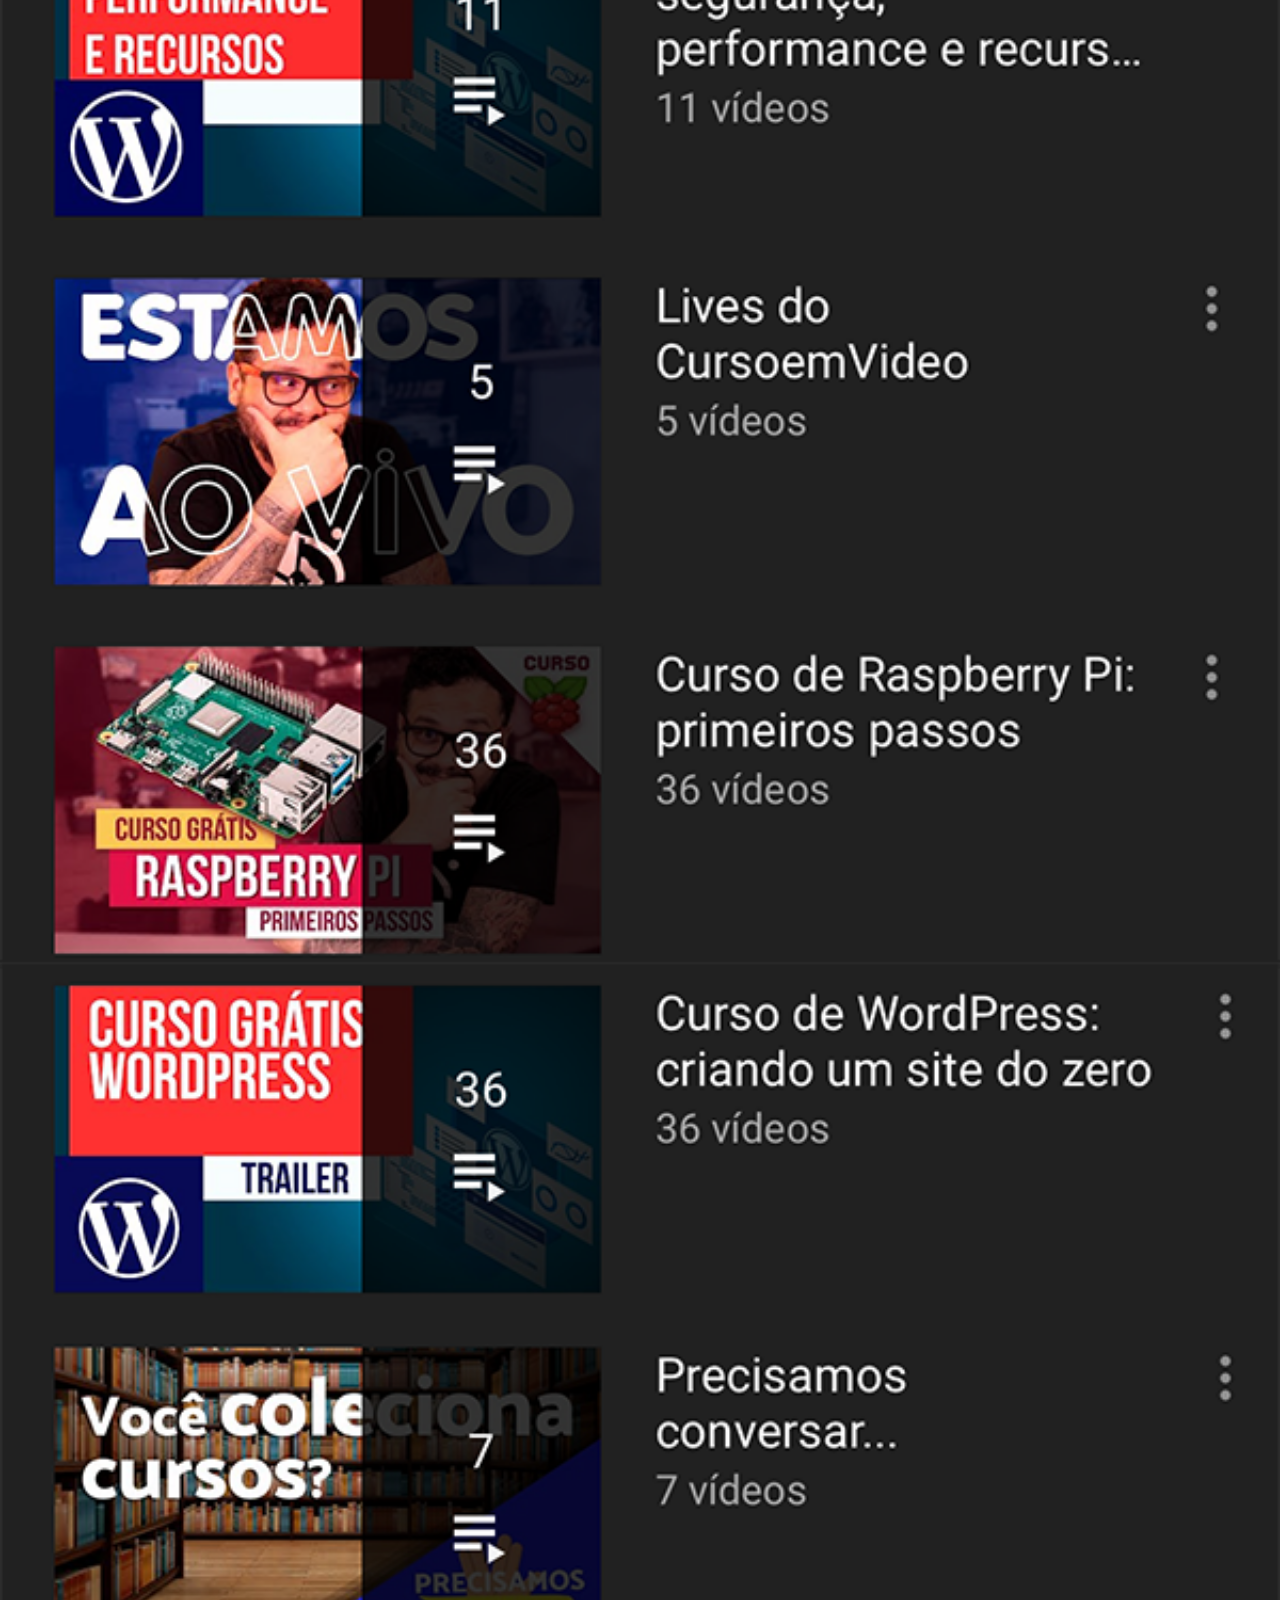
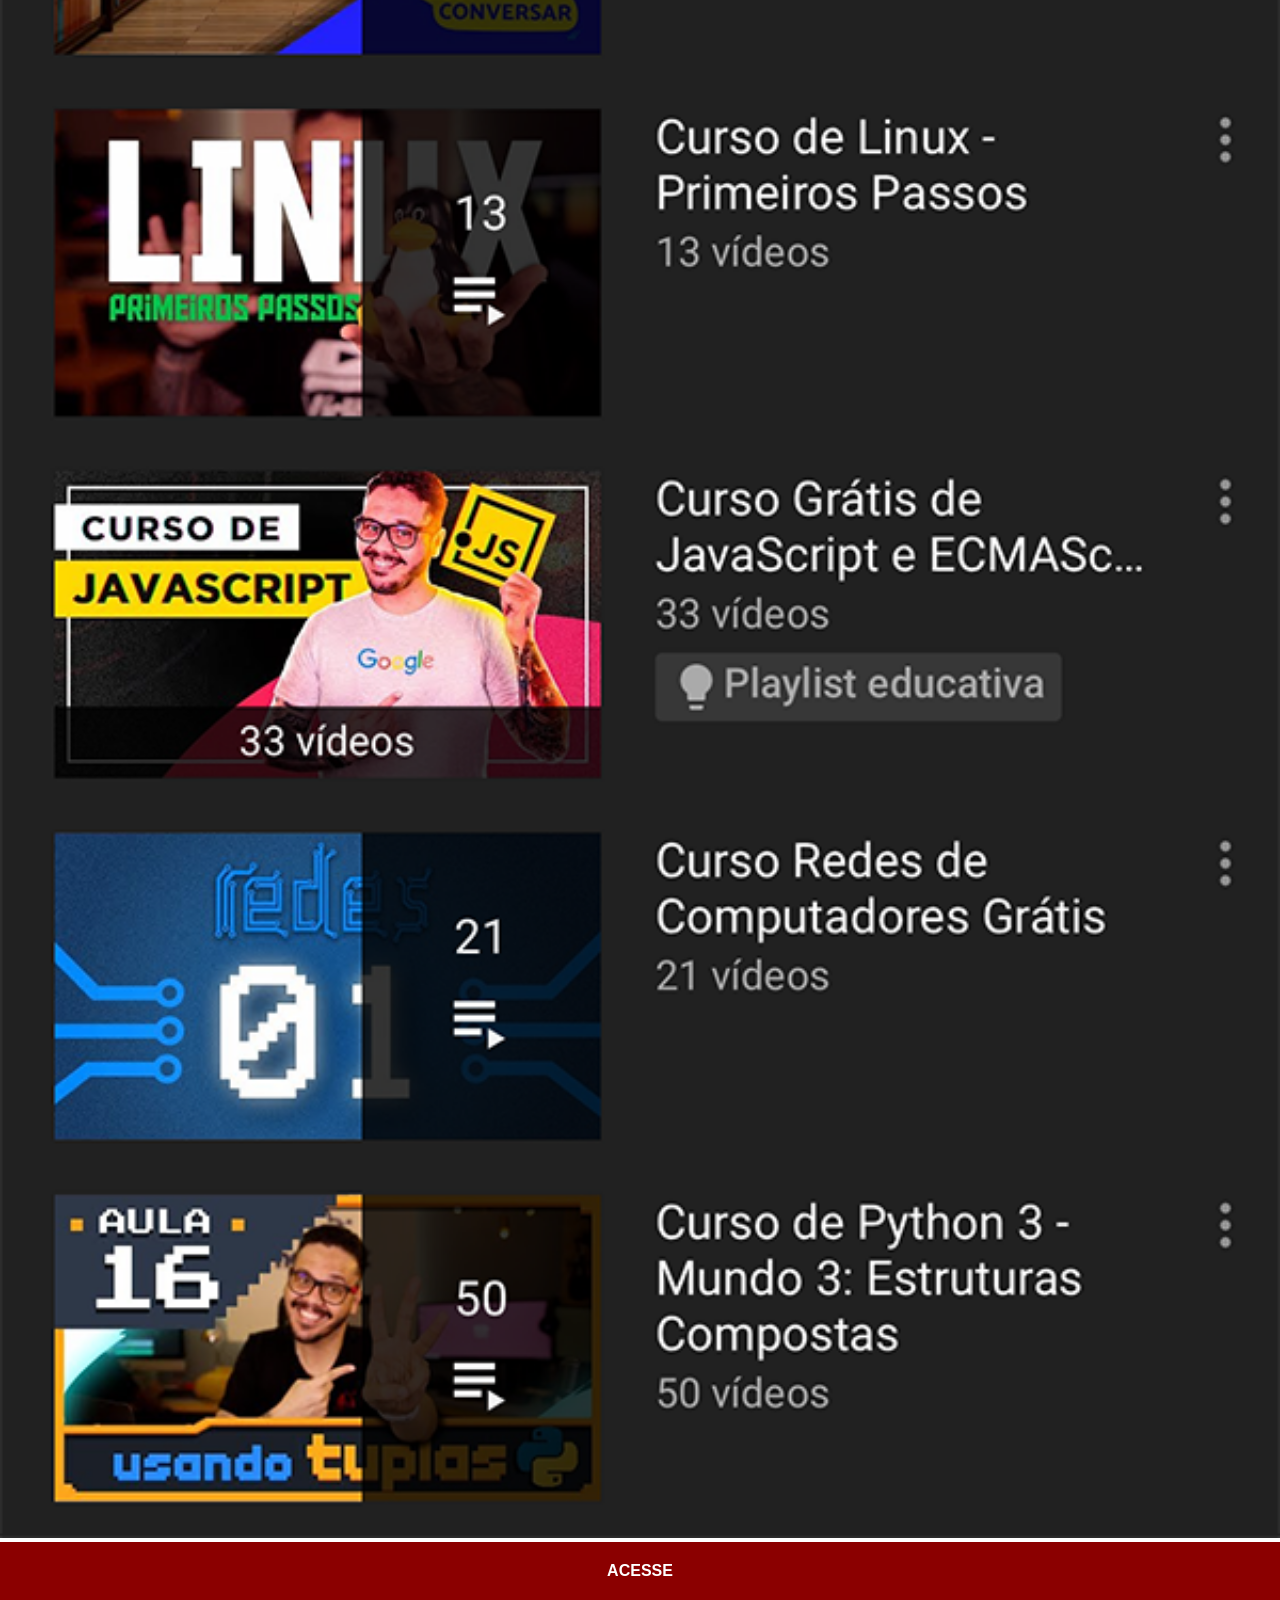
<file: youtube.html>
<!DOCTYPE html>
<html lang="pt-br">
<head>
    <meta charset="UTF-8">
    <meta name="viewport" content="width=device-width, initial-scale=1.0">
    <title>YouTube</title>
    <link rel="stylesheet" href="estilos/social.css">
</head>
<body>
    <img src="imagens/tela-youtube.png" alt="YouTube">
    <a href="https://www.youtube.com/@anapaulasantosmarvao2593" target="_blank">ACESSE</a>
</body>
</html>
</file>
<file: estilos/style.css>
@charset "UTF-8";

*{
    margin: 0px;
    padding: 0px;
    font-family: Arial, Helvetica, sans-serif;
}

html, body {
    height: 100vh;
    width: 100vw;
    background-color: black;
}

body {
    background: url(../imagens/fundo-madeira.jpg) no-repeat top center;
    background-size: cover;
    background-attachment: fixed;
}

main {
    position: relative;
    height: 100vh;
    
}

section#telefone {
    position: absolute;
    top: 50%;
    left: 50%;
    transform: translate(-50%, -50%);

    height: 627px;
    width: 311px;
    background: url(../imagens/frame-iphone.png) no-repeat;
}
iframe#tela {
    position: relative;
    top: 80px;
    left: 22px;
    width: 267px;
    height: 471px;
}

section#redes-sociais {
    text-align: right;
}
section#redes-sociais img {
    width: 50px;
    margin: 10px;
    border-radius: 50%;
    box-shadow: 2px 2px 5px rgba(0, 0, 0, 0.400);
    box-sizing: border-box;
}

    

section#redes-sociais img:hover {
    border: 2px solid rgba(255, 255, 255, 0.637);
    transform: translate(-3px, -3px);
    box-shadow: 5px 5px 10px rgba(red, green, blue, alpha);
    transition: transform .5s, border 1s
}
</file>
<file: estilos/social.css>
@charset "UTF-8";

* {
    margin: 0px;
    padding: 0px;
    font-family: Arial, Helvetica, sans-serif;
 }

::-webkit-scrollbar {
    width: 0;
    height: 0;
}
    img {
     width: 100vw;
}

    a {
    display: block;
    background-color: darkred;
    color: white;
    padding: 20px;
    text-align: center;
    font-weight: bolder;
    text-decoration: none;
}

    a:hover {
    background-color: red;
}
</file>
